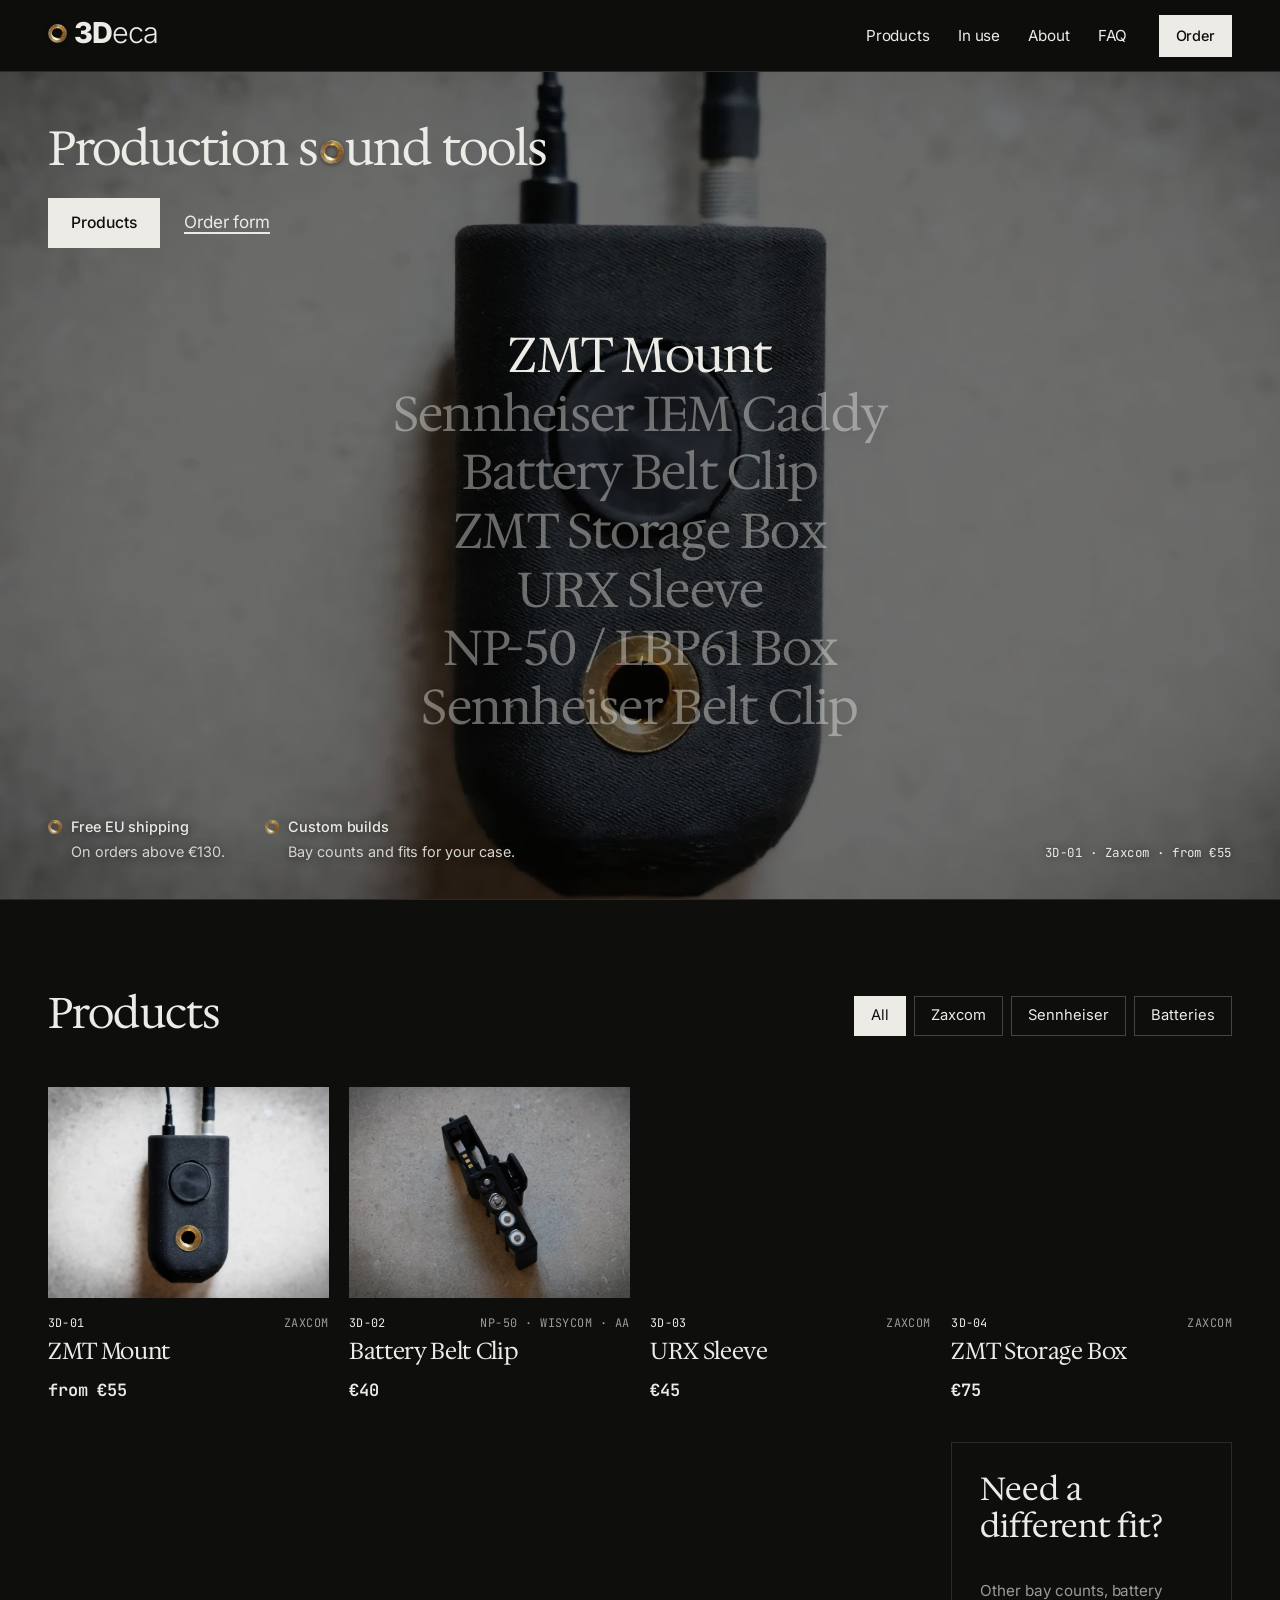
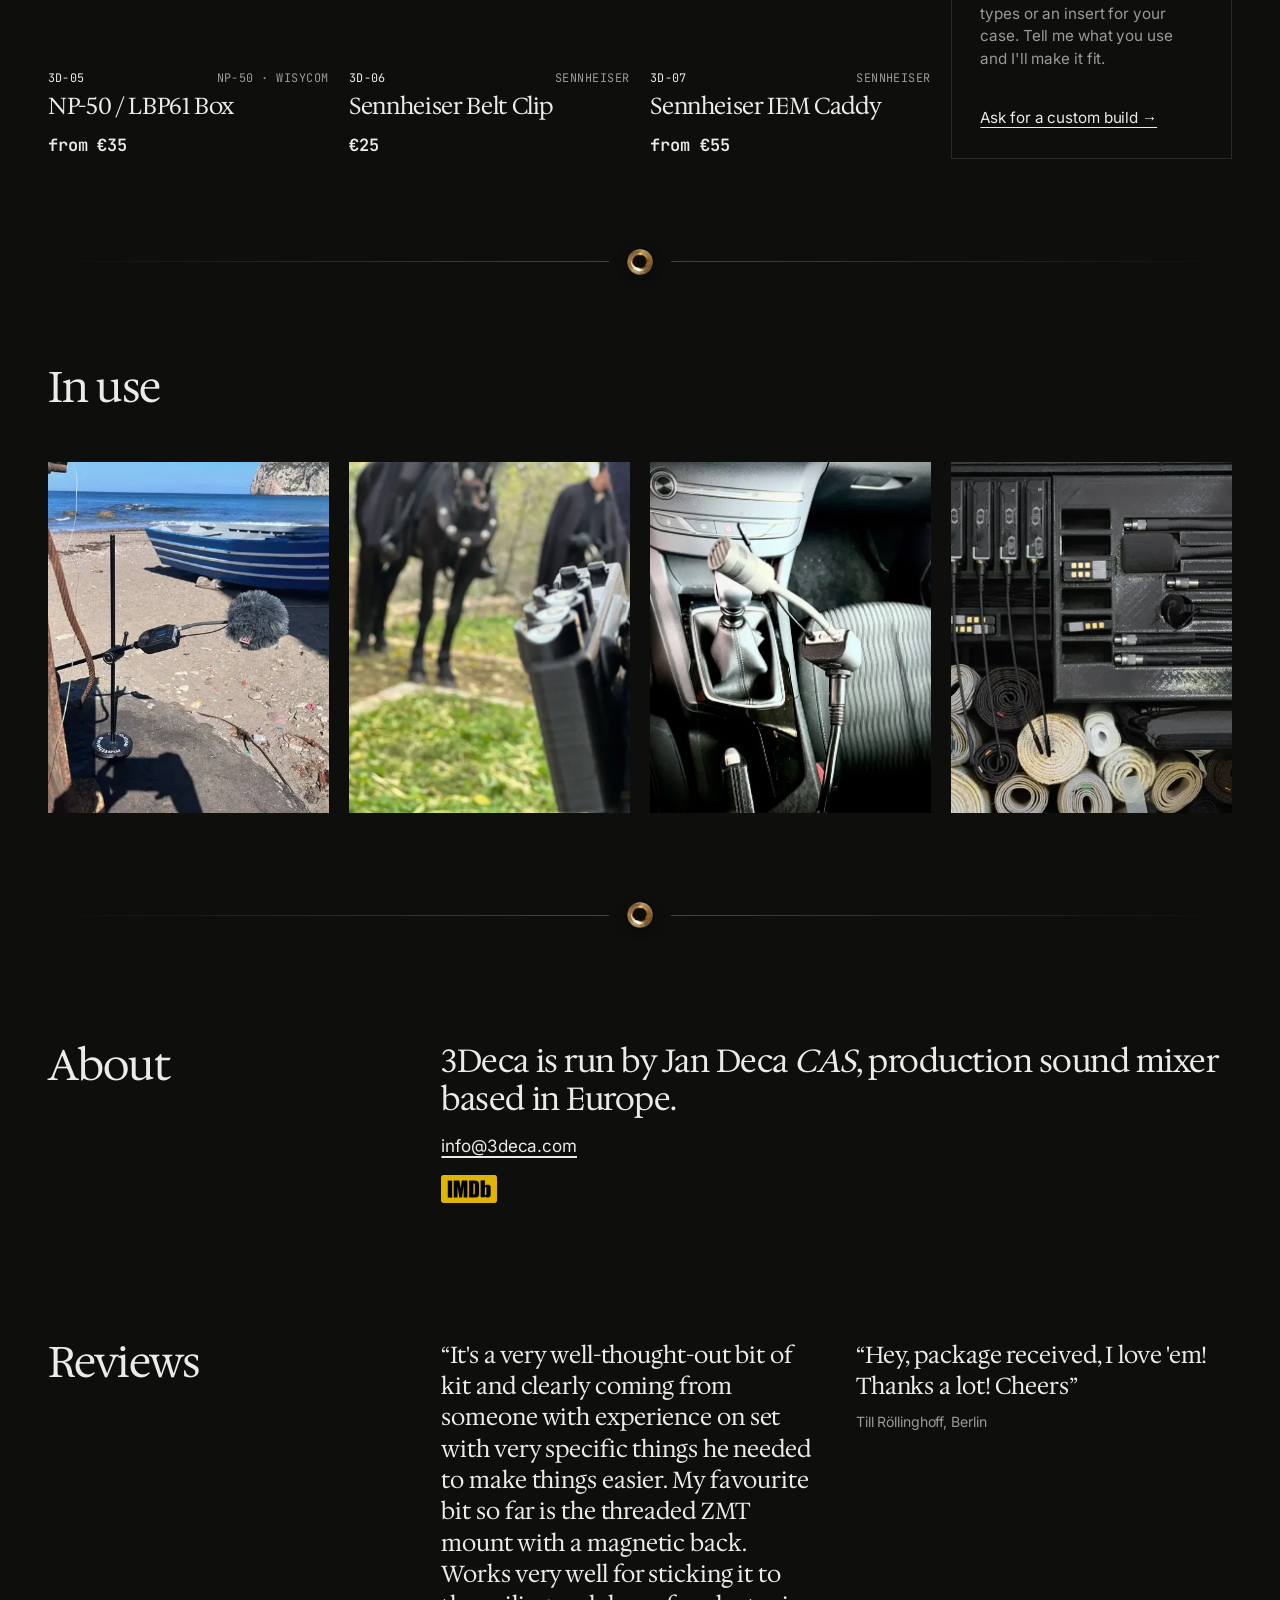
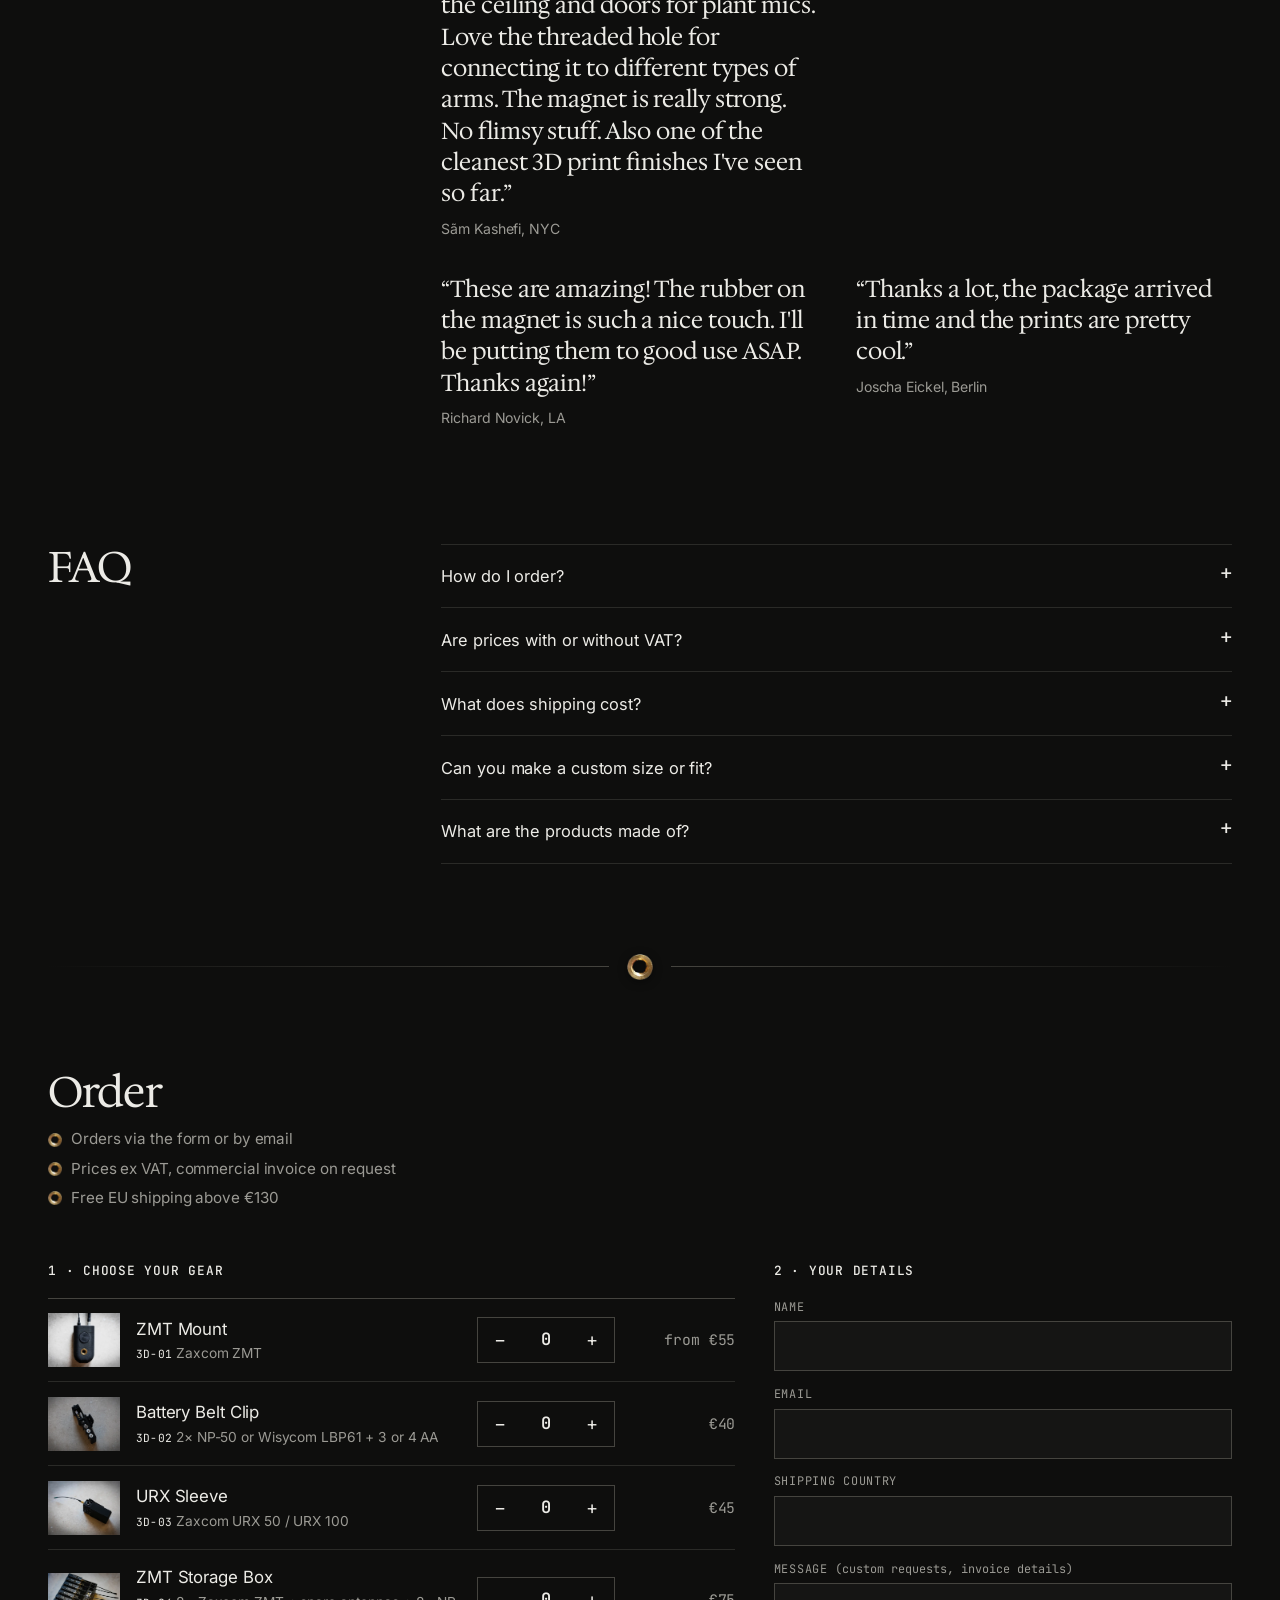
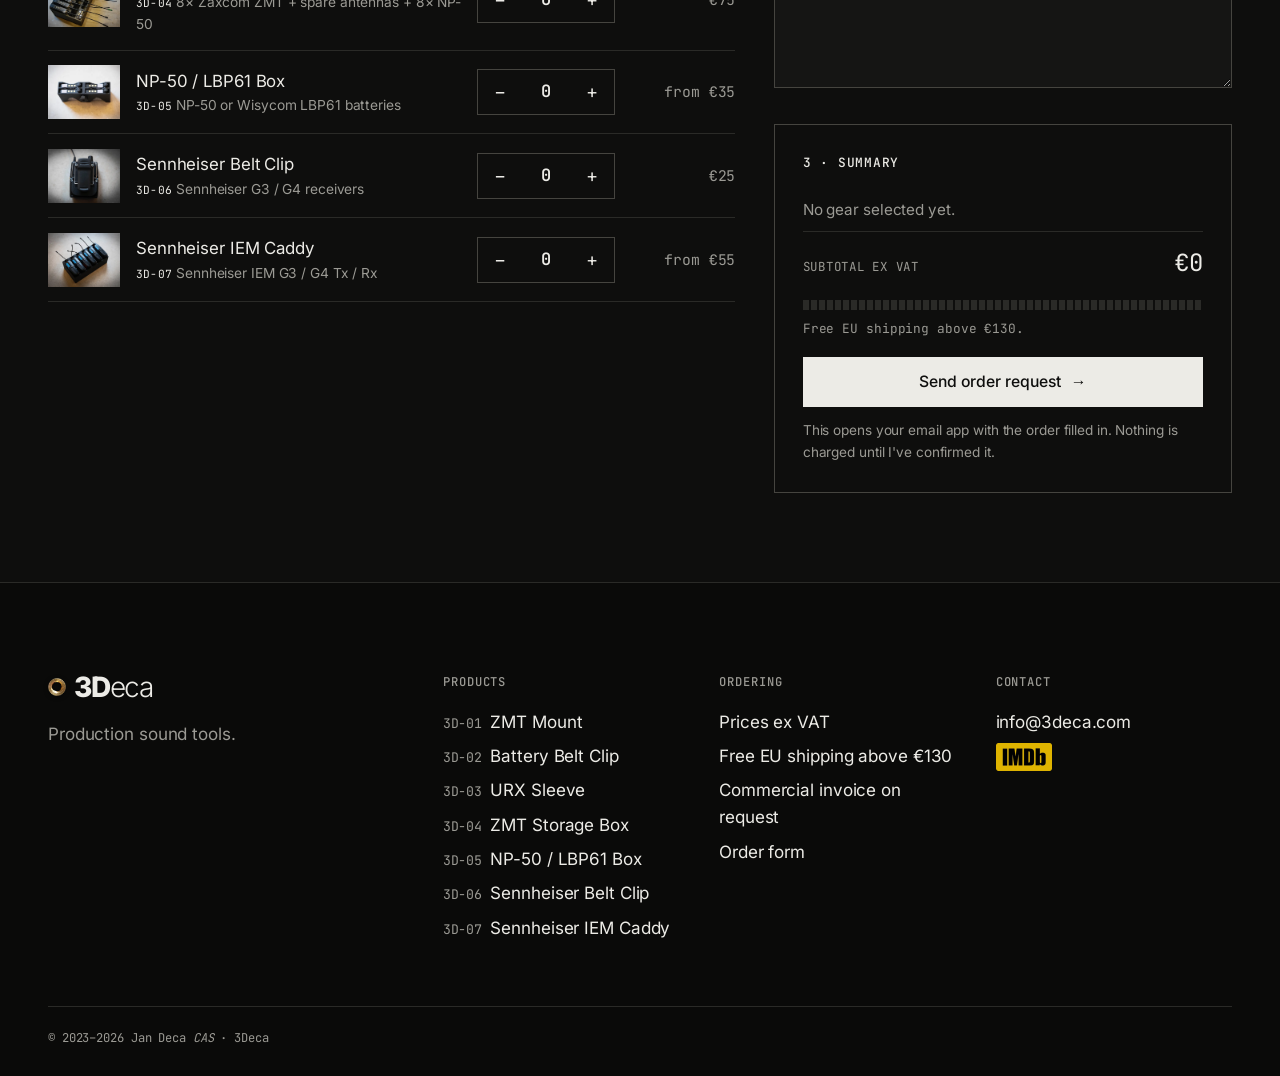
<file: public/index.html>
<!doctype html>
<html lang="en">
<head>
<meta charset="utf-8">
<meta name="viewport" content="width=device-width, initial-scale=1">
<title>3Deca · Production sound tools</title>
<meta name="description" content="Production sound tools: mounts, belt clips and storage for Zaxcom, Sennheiser and Wisycom wireless systems.">
<link rel="canonical" href="https://www.3deca.com/">
<meta name="theme-color" content="#0e0e0d">
<meta name="color-scheme" content="dark">
<meta property="og:type" content="website">
<meta property="og:site_name" content="3Deca">
<meta property="og:title" content="3Deca · Production sound tools">
<meta property="og:description" content="Production sound tools: mounts, belt clips and storage for Zaxcom, Sennheiser and Wisycom wireless systems.">
<meta property="og:url" content="https://www.3deca.com/">
<meta property="og:image" content="https://www.3deca.com/img/og-image.jpg">
<meta name="twitter:card" content="summary_large_image">
<link rel="icon" href="favicon.svg" type="image/svg+xml">
<link rel="apple-touch-icon" href="apple-touch-icon.png">
<link rel="preload" href="fonts/inter-var.woff2" as="font" type="font/woff2" crossorigin>
<link rel="preload" href="fonts/hedvig-letters-serif-400.woff2" as="font" type="font/woff2" crossorigin>
<link rel="stylesheet" href="css/style.css?v=d60f2528">
<script>document.documentElement.classList.add("js")</script>
<script src="js/main.js?v=865bee1d" defer></script>
<script type="application/ld+json">{"@context": "https://schema.org", "@type": "Organization", "name": "3Deca", "url": "https://www.3deca.com", "email": "info@3deca.com", "founder": {"@type": "Person", "name": "Jan Deca CAS", "sameAs": "https://www.imdb.me/jandeca"}, "description": "Production sound tools: mounts, belt clips and storage for Zaxcom, Sennheiser and Wisycom wireless systems."}</script>
</head>
<body class="page-home">
<a class="skip-link" href="#main">Skip to content</a>
<header class="site-header" data-header>
  <div class="header-inner">
    <a class="brand" href="./" aria-label="3Deca, home"><span class="wm" aria-hidden="true"><span class="wm-mark"></span><span class="wm-3d">3D</span><span class="wm-eca">eca</span></span></a>
    <nav class="site-nav" id="site-nav" aria-label="Main">
      <ul><li><a href="./#products">Products</a></li><li><a href="./#in-use">In use</a></li><li><a href="./#about">About</a></li><li><a href="./#faq">FAQ</a></li></ul>
    </nav>
    <a class="btn btn-ink btn-sm header-cta" href="./#order">
      Order<span class="order-count" data-order-count hidden></span>
    </a>
    <button class="nav-toggle" type="button" aria-expanded="false" aria-controls="site-nav" data-nav-toggle>
      <span class="sr-only">Menu</span><span class="nav-toggle-bars" aria-hidden="true"></span>
    </button>
  </div>
</header>
<main id="main">
  <section class="hero" aria-labelledby="hero-title" data-hero>
    <div class="hero-stage" aria-hidden="true"><img class="stage-photo is-on" data-hero-photo="zmt-mount" src="img/zmt-mount/c-1600.webp" srcset="img/zmt-mount/c-720.webp 720w, img/zmt-mount/c-1600.webp 1600w" sizes="100vw" width="1600" height="1200" alt="" fetchpriority="high" decoding="async"><img class="stage-photo" data-hero-photo="sennheiser-caddy" src="img/sennheiser-caddy/c-1600.webp" srcset="img/sennheiser-caddy/c-720.webp 720w, img/sennheiser-caddy/c-1600.webp 1600w" sizes="100vw" width="1600" height="1200" alt="" loading="lazy" decoding="async"><img class="stage-photo" data-hero-photo="batterybeltclip" src="img/batterybeltclip/c-1600.webp" srcset="img/batterybeltclip/c-720.webp 720w, img/batterybeltclip/c-1600.webp 1600w" sizes="100vw" width="1600" height="1200" alt="" loading="lazy" decoding="async"><img class="stage-photo" data-hero-photo="zmtstoragebox" src="img/zmtstoragebox/c-1600.webp" srcset="img/zmtstoragebox/c-720.webp 720w, img/zmtstoragebox/c-1600.webp 1600w" sizes="100vw" width="1600" height="1200" alt="" loading="lazy" decoding="async"><img class="stage-photo" data-hero-photo="urxbeltclip" src="img/urxbeltclip/c-1600.webp" srcset="img/urxbeltclip/c-720.webp 720w, img/urxbeltclip/c-1600.webp 1600w" sizes="100vw" width="1600" height="1200" alt="" loading="lazy" decoding="async"><img class="stage-photo" data-hero-photo="np50box" src="img/np50box/c-1600.webp" srcset="img/np50box/c-720.webp 720w, img/np50box/c-1600.webp 1600w" sizes="100vw" width="1600" height="1200" alt="" loading="lazy" decoding="async"><img class="stage-photo" data-hero-photo="sennheiserbeltclip" src="img/sennheiserbeltclip/c-1600.webp" srcset="img/sennheiserbeltclip/c-720.webp 720w, img/sennheiserbeltclip/c-1600.webp 1600w" sizes="100vw" width="1600" height="1200" alt="" loading="lazy" decoding="async"></div>
    <div class="hero-shade" aria-hidden="true"></div>
    <div class="container hero-top">
      <div class="hero-text">
        <h1 id="hero-title" class="hero-title">Production s<span class="o-ring">o</span>und tools</h1>
        <div class="hero-actions">
          <a class="btn btn-ink" href="#products">Products</a>
          <a class="text-link" href="#order">Order form</a>
        </div>
      </div>
    </div>
    <nav class="hero-nav" aria-label="Products">
      <ul class="hero-list" role="list"><li><a class="hero-item is-on" href="zmt-mount/" data-hero-item="zmt-mount" data-hero-meta="3D-01 · Zaxcom · from €55">ZMT Mount</a></li><li><a class="hero-item" href="sennheiser-caddy/" data-hero-item="sennheiser-caddy" data-hero-meta="3D-07 · Sennheiser · from €55">Sennheiser IEM Caddy</a></li><li><a class="hero-item" href="batterybeltclip/" data-hero-item="batterybeltclip" data-hero-meta="3D-02 · NP-50 · Wisycom · AA · €40">Battery Belt Clip</a></li><li><a class="hero-item" href="zmtstoragebox/" data-hero-item="zmtstoragebox" data-hero-meta="3D-04 · Zaxcom · €75">ZMT Storage Box</a></li><li><a class="hero-item" href="urxbeltclip/" data-hero-item="urxbeltclip" data-hero-meta="3D-03 · Zaxcom · €45">URX Sleeve</a></li><li><a class="hero-item" href="np50box/" data-hero-item="np50box" data-hero-meta="3D-05 · NP-50 · Wisycom · from €35">NP-50 / LBP61 Box</a></li><li><a class="hero-item" href="sennheiserbeltclip/" data-hero-item="sennheiserbeltclip" data-hero-meta="3D-06 · Sennheiser · €25">Sennheiser Belt Clip</a></li></ul>
    </nav>
    <div class="container hero-bottom">
      <ul class="facts" role="list"><li class="fact"><span class="fact-title">Free EU shipping</span><span class="fact-text">On orders above €130.</span></li><li class="fact"><span class="fact-title">Custom builds</span><span class="fact-text">Bay counts and fits for your case.</span></li></ul>
      <p class="hero-meta" data-hero-meta-out aria-hidden="true">3D-01 · Zaxcom · from €55</p>
    </div>
  </section>

  <section class="section shop" id="products" aria-labelledby="shop-title">
    <div class="container">
      <div class="section-bar">
        <h2 id="shop-title" class="section-title section-title-lg">Products</h2>
        <div class="filters" role="group" aria-label="Filter by system"><button type="button" class="chip" aria-pressed="true" data-filter="all">All</button><button type="button" class="chip" aria-pressed="false" data-filter="Zaxcom">Zaxcom</button><button type="button" class="chip" aria-pressed="false" data-filter="Sennheiser">Sennheiser</button><button type="button" class="chip" aria-pressed="false" data-filter="Batteries">Batteries</button></div>
      </div>
      <p class="sr-only" aria-live="polite" data-filter-status></p>
      <ul class="cards" role="list" data-cards>
        <li class="card" data-system="Zaxcom">
        <a class="card-link" href="zmt-mount/">
          <span class="card-media">
            <img class="card-img" src="img/zmt-mount/c-1600.webp" srcset="img/zmt-mount/c-720.webp 720w, img/zmt-mount/c-1600.webp 1600w" sizes="(min-width: 1100px) 25vw, (min-width: 560px) 50vw, 100vw" width="1600" height="1200" alt="Back of the ZMT mount: the round rubber-coated magnet and a brass 3/8 inch thread." loading="lazy" decoding="async">
            <img class="card-img card-img-alt" src="img/zmt-mount/02-1600.webp" srcset="img/zmt-mount/02-720.webp 720w, img/zmt-mount/02-1600.webp 1280w" sizes="(min-width: 1100px) 25vw, (min-width: 560px) 50vw, 100vw" width="1280" height="960" alt="" loading="lazy" decoding="async">
          </span>
          <span class="card-meta"><span class="code">3D-01</span><span>Zaxcom</span></span>
          <span class="card-title">ZMT Mount</span>
          <span class="card-price">from €55</span>
        </a>
      </li><li class="card" data-system="Batteries">
        <a class="card-link" href="batterybeltclip/">
          <span class="card-media">
            <img class="card-img" src="img/batterybeltclip/c-1600.webp" srcset="img/batterybeltclip/c-720.webp 720w, img/batterybeltclip/c-1600.webp 1600w" sizes="(min-width: 1100px) 25vw, (min-width: 560px) 50vw, 100vw" width="1600" height="1199" alt="The belt clip from above on concrete, showing the AA and NP-50 slots." loading="lazy" decoding="async">
            <img class="card-img card-img-alt" src="img/batterybeltclip/02-1600.webp" srcset="img/batterybeltclip/02-720.webp 591w, img/batterybeltclip/02-1600.webp 1314w" sizes="(min-width: 1100px) 25vw, (min-width: 560px) 50vw, 100vw" width="1314" height="1600" alt="" loading="lazy" decoding="async">
          </span>
          <span class="card-meta"><span class="code">3D-02</span><span>NP-50 · Wisycom · AA</span></span>
          <span class="card-title">Battery Belt Clip</span>
          <span class="card-price">€40</span>
        </a>
      </li><li class="card" data-system="Zaxcom">
        <a class="card-link" href="urxbeltclip/">
          <span class="card-media">
            <img class="card-img" src="img/urxbeltclip/c-1600.webp" srcset="img/urxbeltclip/c-720.webp 720w, img/urxbeltclip/c-1600.webp 1600w" sizes="(min-width: 1100px) 25vw, (min-width: 560px) 50vw, 100vw" width="1600" height="1200" alt="A Zaxcom URX receiver in its black sleeve on concrete, antenna attached." loading="lazy" decoding="async">
            <img class="card-img card-img-alt" src="img/urxbeltclip/02-1600.webp" srcset="img/urxbeltclip/02-720.webp 720w, img/urxbeltclip/02-1600.webp 1600w" sizes="(min-width: 1100px) 25vw, (min-width: 560px) 50vw, 100vw" width="1600" height="1577" alt="" loading="lazy" decoding="async">
          </span>
          <span class="card-meta"><span class="code">3D-03</span><span>Zaxcom</span></span>
          <span class="card-title">URX Sleeve</span>
          <span class="card-price">€45</span>
        </a>
      </li><li class="card" data-system="Zaxcom">
        <a class="card-link" href="zmtstoragebox/">
          <span class="card-media">
            <img class="card-img" src="img/zmtstoragebox/c-1600.webp" srcset="img/zmtstoragebox/c-720.webp 720w, img/zmtstoragebox/c-1600.webp 1600w" sizes="(min-width: 1100px) 25vw, (min-width: 560px) 50vw, 100vw" width="1600" height="1200" alt="The storage box with eight transmitters and batteries on concrete." loading="lazy" decoding="async">
            <img class="card-img card-img-alt" src="img/zmtstoragebox/01-1600.webp" srcset="img/zmtstoragebox/01-720.webp 720w, img/zmtstoragebox/01-1600.webp 1600w" sizes="(min-width: 1100px) 25vw, (min-width: 560px) 50vw, 100vw" width="1600" height="1067" alt="" loading="lazy" decoding="async">
          </span>
          <span class="card-meta"><span class="code">3D-04</span><span>Zaxcom</span></span>
          <span class="card-title">ZMT Storage Box</span>
          <span class="card-price">€75</span>
        </a>
      </li><li class="card" data-system="Batteries">
        <a class="card-link" href="np50box/">
          <span class="card-media">
            <img class="card-img" src="img/np50box/c-1600.webp" srcset="img/np50box/c-720.webp 720w, img/np50box/c-1600.webp 1600w" sizes="(min-width: 1100px) 25vw, (min-width: 560px) 50vw, 100vw" width="1600" height="1200" alt="The caddy from the front with batteries, showing the side pouch fitting." loading="lazy" decoding="async">
            <img class="card-img card-img-alt" src="img/np50box/04-1600.webp" srcset="img/np50box/04-720.webp 720w, img/np50box/04-1600.webp 1600w" sizes="(min-width: 1100px) 25vw, (min-width: 560px) 50vw, 100vw" width="1600" height="1580" alt="" loading="lazy" decoding="async">
          </span>
          <span class="card-meta"><span class="code">3D-05</span><span>NP-50 · Wisycom</span></span>
          <span class="card-title">NP-50 / LBP61 Box</span>
          <span class="card-price">from €35</span>
        </a>
      </li><li class="card" data-system="Sennheiser">
        <a class="card-link" href="sennheiserbeltclip/">
          <span class="card-media">
            <img class="card-img" src="img/sennheiserbeltclip/c-1600.webp" srcset="img/sennheiserbeltclip/c-720.webp 720w, img/sennheiserbeltclip/c-1600.webp 1600w" sizes="(min-width: 1100px) 25vw, (min-width: 560px) 50vw, 100vw" width="1600" height="1200" alt="Back of the receiver with the clip and the original Sennheiser clip mounted." loading="lazy" decoding="async">
            <img class="card-img card-img-alt" src="img/sennheiserbeltclip/02-1600.webp" srcset="img/sennheiserbeltclip/02-720.webp 720w, img/sennheiserbeltclip/02-1600.webp 1600w" sizes="(min-width: 1100px) 25vw, (min-width: 560px) 50vw, 100vw" width="1600" height="1067" alt="" loading="lazy" decoding="async">
          </span>
          <span class="card-meta"><span class="code">3D-06</span><span>Sennheiser</span></span>
          <span class="card-title">Sennheiser Belt Clip</span>
          <span class="card-price">€25</span>
        </a>
      </li><li class="card" data-system="Sennheiser">
        <a class="card-link" href="sennheiser-caddy/">
          <span class="card-media">
            <img class="card-img" src="img/sennheiser-caddy/c-1600.webp" srcset="img/sennheiser-caddy/c-720.webp 720w, img/sennheiser-caddy/c-1600.webp 1600w" sizes="(min-width: 1100px) 25vw, (min-width: 560px) 50vw, 100vw" width="1600" height="1200" alt="Six Sennheiser G4 receivers standing in a black caddy on concrete." loading="lazy" decoding="async">
            <img class="card-img card-img-alt" src="img/sennheiser-caddy/02-1600.webp" srcset="img/sennheiser-caddy/02-720.webp 720w, img/sennheiser-caddy/02-1600.webp 1600w" sizes="(min-width: 1100px) 25vw, (min-width: 560px) 50vw, 100vw" width="1600" height="1067" alt="" loading="lazy" decoding="async">
          </span>
          <span class="card-meta"><span class="code">3D-07</span><span>Sennheiser</span></span>
          <span class="card-title">Sennheiser IEM Caddy</span>
          <span class="card-price">from €55</span>
        </a>
      </li><li class="card card-custom" data-system="all">
        <a class="card-link" href="mailto:info@3deca.com?subject=Custom%20build%20request">
          <span class="custom-title">Need a different fit?</span>
          <span class="custom-text">Other bay counts, battery types or an insert for your case. Tell me what you use and I&#x27;ll make it fit.</span>
          <span class="custom-cta">Ask for a custom build <span aria-hidden="true">→</span></span>
        </a>
      </li>
      </ul>
    </div>
  </section>

  <div class="container"><div class="rule" aria-hidden="true"><span class="rule-ring"></span></div></div>
  <section class="section in-use" id="in-use" aria-labelledby="use-title">
    <div class="container">
      <div class="section-bar">
        <h2 id="use-title" class="section-title">In use</h2>
      </div>
      <ul class="uses" role="list"><li class="use">
          <a class="use-media" href="zmt-mount/"><img src="img/zmt-mount/02-1600.webp" srcset="img/zmt-mount/02-720.webp 720w, img/zmt-mount/02-1600.webp 1280w" sizes="(min-width: 900px) 25vw, 50vw" width="1280" height="960" alt="On location: a plant mic with a furry windshield rigged on a stand on a beach, next to a blue fishing boat." loading="lazy" decoding="async"></a>
        </li><li class="use">
          <a class="use-media" href="batterybeltclip/"><img src="img/batterybeltclip/02-1600.webp" srcset="img/batterybeltclip/02-720.webp 591w, img/batterybeltclip/02-1600.webp 1314w" sizes="(min-width: 900px) 25vw, 50vw" width="1314" height="1600" alt="The belt clip worn on set, with a black horse and a costumed actor in the background." loading="lazy" decoding="async"></a>
        </li><li class="use">
          <a class="use-media" href="zmt-mount/"><img src="img/zmt-mount/07-1600.webp" srcset="img/zmt-mount/07-720.webp 687w, img/zmt-mount/07-1600.webp 1527w" sizes="(min-width: 900px) 25vw, 50vw" width="1527" height="1600" alt="The mount used as a car rig: a mic positioned next to the gear stick inside a car." loading="lazy" decoding="async"></a>
        </li><li class="use">
          <a class="use-media" href="zmtstoragebox/"><img src="img/zmtstoragebox/05-1600.webp" srcset="img/zmtstoragebox/05-720.webp 720w, img/zmtstoragebox/05-1600.webp 1600w" sizes="(min-width: 900px) 25vw, 50vw" width="1600" height="1067" alt="A custom storage insert in a sound case: transmitters, mics and coiled cables in fitted bays." loading="lazy" decoding="async"></a>
        </li></ul>
    </div>
  </section>

  <div class="container"><div class="rule" aria-hidden="true"><span class="rule-ring"></span></div></div>
  <section class="section about" id="about" aria-labelledby="about-title">
    <div class="container split">
      <h2 id="about-title" class="section-title">About</h2>
      <div class="about-copy">
        <p>3Deca is run by Jan Deca <em>CAS</em>, production sound mixer based in Europe.</p>
        <p><a class="text-link" href="mailto:info@3deca.com">info@3deca.com</a></p>
        <p><a class="imdb" href="https://www.imdb.me/jandeca" rel="noopener"><img src="img/imdb.png" width="56" height="28" alt="Jan Deca CAS on IMDb"></a></p>
      </div>
    </div>
  </section>

  <section class="section reviews" id="reviews" aria-labelledby="reviews-title">
    <div class="container split">
      <h2 id="reviews-title" class="section-title">Reviews</h2>
      <ul class="reviews-grid" role="list"><li><figure class="review">
            <blockquote><p>It&#x27;s a very well-thought-out bit of kit and clearly coming from someone with experience on set with very specific things he needed to make things easier. My favourite bit so far is the threaded ZMT mount with a magnetic back. Works very well for sticking it to the ceiling and doors for plant mics. Love the threaded hole for connecting it to different types of arms. The magnet is really strong. No flimsy stuff. Also one of the cleanest 3D print finishes I&#x27;ve seen so far.</p></blockquote>
            <figcaption>Sãm Kashefi, NYC</figcaption>
          </figure></li><li><figure class="review">
            <blockquote><p>Hey, package received, I love &#x27;em! Thanks a lot! Cheers</p></blockquote>
            <figcaption>Till Röllinghoff, Berlin</figcaption>
          </figure></li><li><figure class="review">
            <blockquote><p>These are amazing! The rubber on the magnet is such a nice touch. I&#x27;ll be putting them to good use ASAP. Thanks again!</p></blockquote>
            <figcaption>Richard Novick, LA</figcaption>
          </figure></li><li><figure class="review">
            <blockquote><p>Thanks a lot, the package arrived in time and the prints are pretty cool.</p></blockquote>
            <figcaption>Joscha Eickel, Berlin</figcaption>
          </figure></li></ul>
    </div>
  </section>

  <section class="section faq" id="faq" aria-labelledby="faq-title">
    <div class="container split">
      <h2 id="faq-title" class="section-title">FAQ</h2>
      <div class="faq-list"><details class="faq-item"><summary>How do I order?</summary><p>Use the order form on this site or email info@3deca.com. I&#x27;ll confirm your order and send payment details.</p></details><details class="faq-item"><summary>Are prices with or without VAT?</summary><p>All prices are ex VAT. Contact me if you need a commercial invoice.</p></details><details class="faq-item"><summary>What does shipping cost?</summary><p>Shipping within the EU is free on orders above €130. For smaller orders or shipping outside the EU, ask and I&#x27;ll let you know.</p></details><details class="faq-item"><summary>Can you make a custom size or fit?</summary><p>Yes. Storage boxes and caddies come in different bay counts, and I can make inserts for your case. Send me your setup.</p></details><details class="faq-item"><summary>What are the products made of?</summary><p>Carbon / nylon. The Euronorm case support for the Sennheiser caddy is made of ABS.</p></details></div>
    </div>
  </section>

  <div class="container"><div class="rule" aria-hidden="true"><span class="rule-ring"></span></div></div>
  <section class="section order" id="order" aria-labelledby="order-title">
    <div class="container">
      <div class="section-bar">
        <h2 id="order-title" class="section-title">Order</h2>
        <ul class="order-points" role="list"><li>Orders via the form or by email</li><li>Prices ex VAT, commercial invoice on request</li><li>Free EU shipping above €130</li></ul>
      </div>

      <form class="order-form" id="order-form" action="mailto:info@3deca.com" method="post" enctype="text/plain" data-order-form>
        <fieldset class="order-items">
          <legend class="order-legend">1 · Choose your gear</legend>
          <ul class="order-list" role="list"><li class="order-row" data-product="zmt-mount">
          <div class="order-row-main">
            <span class="order-thumb" aria-hidden="true"><img src="img/zmt-mount/c-720.webp" alt="" width="72" height="54" loading="lazy"></span>
            <div class="order-row-text">
              <span class="order-name" id="on-zmt-mount">ZMT Mount</span>
              <span class="order-fits"><span class="code">3D-01</span> Zaxcom ZMT</span>
            </div>
            <div class="stepper" role="group" aria-labelledby="on-zmt-mount">
              <button type="button" class="step" data-step="-1" aria-label="One less ZMT Mount">−</button>
              <input type="number" name="zmt-mount-qty" min="0" max="50" value="0" inputmode="numeric" aria-label="Quantity, ZMT Mount" data-qty>
              <button type="button" class="step" data-step="1" aria-label="One more ZMT Mount">+</button>
            </div>
            <span class="order-line-price" data-line-price aria-hidden="true">from €55</span>
          </div>
          <div class="order-row-opts"><label class="field field-inline">
              <span class="field-label">Version</span>
              <select name="zmt-mount-o0" data-opt="0"><option value="0">With magnet · €65</option><option value="1">Without magnet · €55</option></select>
            </label></div>
        </li><li class="order-row" data-product="batterybeltclip">
          <div class="order-row-main">
            <span class="order-thumb" aria-hidden="true"><img src="img/batterybeltclip/c-720.webp" alt="" width="72" height="54" loading="lazy"></span>
            <div class="order-row-text">
              <span class="order-name" id="on-batterybeltclip">Battery Belt Clip</span>
              <span class="order-fits"><span class="code">3D-02</span> 2× NP-50 or Wisycom LBP61 + 3 or 4 AA</span>
            </div>
            <div class="stepper" role="group" aria-labelledby="on-batterybeltclip">
              <button type="button" class="step" data-step="-1" aria-label="One less Battery Belt Clip">−</button>
              <input type="number" name="batterybeltclip-qty" min="0" max="50" value="0" inputmode="numeric" aria-label="Quantity, Battery Belt Clip" data-qty>
              <button type="button" class="step" data-step="1" aria-label="One more Battery Belt Clip">+</button>
            </div>
            <span class="order-line-price" data-line-price aria-hidden="true">€40</span>
          </div>
          <div class="order-row-opts"><label class="field field-inline">
              <span class="field-label">Battery type</span>
              <select name="batterybeltclip-o0" data-opt="0"><option value="0">NP-50</option><option value="1">Wisycom LBP61</option></select>
            </label><label class="field field-inline">
              <span class="field-label">AA slots</span>
              <select name="batterybeltclip-o1" data-opt="1"><option value="0">4× AA</option><option value="1">3× AA</option></select>
            </label></div>
        </li><li class="order-row" data-product="urxbeltclip">
          <div class="order-row-main">
            <span class="order-thumb" aria-hidden="true"><img src="img/urxbeltclip/c-720.webp" alt="" width="72" height="54" loading="lazy"></span>
            <div class="order-row-text">
              <span class="order-name" id="on-urxbeltclip">URX Sleeve</span>
              <span class="order-fits"><span class="code">3D-03</span> Zaxcom URX 50 / URX 100</span>
            </div>
            <div class="stepper" role="group" aria-labelledby="on-urxbeltclip">
              <button type="button" class="step" data-step="-1" aria-label="One less URX Sleeve">−</button>
              <input type="number" name="urxbeltclip-qty" min="0" max="50" value="0" inputmode="numeric" aria-label="Quantity, URX Sleeve" data-qty>
              <button type="button" class="step" data-step="1" aria-label="One more URX Sleeve">+</button>
            </div>
            <span class="order-line-price" data-line-price aria-hidden="true">€45</span>
          </div>
          <div class="order-row-opts"><label class="field field-inline">
              <span class="field-label">Receiver</span>
              <select name="urxbeltclip-o0" data-opt="0"><option value="0">URX 100</option><option value="1">URX 50</option></select>
            </label></div>
        </li><li class="order-row" data-product="zmtstoragebox">
          <div class="order-row-main">
            <span class="order-thumb" aria-hidden="true"><img src="img/zmtstoragebox/c-720.webp" alt="" width="72" height="54" loading="lazy"></span>
            <div class="order-row-text">
              <span class="order-name" id="on-zmtstoragebox">ZMT Storage Box</span>
              <span class="order-fits"><span class="code">3D-04</span> 8× Zaxcom ZMT + spare antennas + 8× NP-50</span>
            </div>
            <div class="stepper" role="group" aria-labelledby="on-zmtstoragebox">
              <button type="button" class="step" data-step="-1" aria-label="One less ZMT Storage Box">−</button>
              <input type="number" name="zmtstoragebox-qty" min="0" max="50" value="0" inputmode="numeric" aria-label="Quantity, ZMT Storage Box" data-qty>
              <button type="button" class="step" data-step="1" aria-label="One more ZMT Storage Box">+</button>
            </div>
            <span class="order-line-price" data-line-price aria-hidden="true">€75</span>
          </div>
          <div class="order-row-opts"><label class="field field-inline">
              <span class="field-label">Size</span>
              <select name="zmtstoragebox-o0" data-opt="0"><option value="0">Standard, 8 bays · €75</option><option value="1">Custom bay count (quote)</option></select>
            </label></div>
        </li><li class="order-row" data-product="np50box">
          <div class="order-row-main">
            <span class="order-thumb" aria-hidden="true"><img src="img/np50box/c-720.webp" alt="" width="72" height="54" loading="lazy"></span>
            <div class="order-row-text">
              <span class="order-name" id="on-np50box">NP-50 / LBP61 Box</span>
              <span class="order-fits"><span class="code">3D-05</span> NP-50 or Wisycom LBP61 batteries</span>
            </div>
            <div class="stepper" role="group" aria-labelledby="on-np50box">
              <button type="button" class="step" data-step="-1" aria-label="One less NP-50 / LBP61 Box">−</button>
              <input type="number" name="np50box-qty" min="0" max="50" value="0" inputmode="numeric" aria-label="Quantity, NP-50 / LBP61 Box" data-qty>
              <button type="button" class="step" data-step="1" aria-label="One more NP-50 / LBP61 Box">+</button>
            </div>
            <span class="order-line-price" data-line-price aria-hidden="true">from €35</span>
          </div>
          <div class="order-row-opts"><label class="field field-inline">
              <span class="field-label">Model</span>
              <select name="np50box-o0" data-opt="0"><option value="0">Battery holder · €40</option><option value="1">4-bay caddy, ORCA mount · €35</option></select>
            </label><label class="field field-inline">
              <span class="field-label">Battery</span>
              <select name="np50box-o1" data-opt="1"><option value="0">NP-50</option><option value="1">Wisycom LBP61</option></select>
            </label><label class="field field-inline">
              <span class="field-label">Colour</span>
              <select name="np50box-o2" data-opt="2"><option value="0">Black</option><option value="1">Red</option><option value="2">Green</option></select>
            </label></div>
        </li><li class="order-row" data-product="sennheiserbeltclip">
          <div class="order-row-main">
            <span class="order-thumb" aria-hidden="true"><img src="img/sennheiserbeltclip/c-720.webp" alt="" width="72" height="54" loading="lazy"></span>
            <div class="order-row-text">
              <span class="order-name" id="on-sennheiserbeltclip">Sennheiser Belt Clip</span>
              <span class="order-fits"><span class="code">3D-06</span> Sennheiser G3 / G4 receivers</span>
            </div>
            <div class="stepper" role="group" aria-labelledby="on-sennheiserbeltclip">
              <button type="button" class="step" data-step="-1" aria-label="One less Sennheiser Belt Clip">−</button>
              <input type="number" name="sennheiserbeltclip-qty" min="0" max="50" value="0" inputmode="numeric" aria-label="Quantity, Sennheiser Belt Clip" data-qty>
              <button type="button" class="step" data-step="1" aria-label="One more Sennheiser Belt Clip">+</button>
            </div>
            <span class="order-line-price" data-line-price aria-hidden="true">€25</span>
          </div>
          
        </li><li class="order-row" data-product="sennheiser-caddy">
          <div class="order-row-main">
            <span class="order-thumb" aria-hidden="true"><img src="img/sennheiser-caddy/c-720.webp" alt="" width="72" height="54" loading="lazy"></span>
            <div class="order-row-text">
              <span class="order-name" id="on-sennheiser-caddy">Sennheiser IEM Caddy</span>
              <span class="order-fits"><span class="code">3D-07</span> Sennheiser IEM G3 / G4 Tx / Rx</span>
            </div>
            <div class="stepper" role="group" aria-labelledby="on-sennheiser-caddy">
              <button type="button" class="step" data-step="-1" aria-label="One less Sennheiser IEM Caddy">−</button>
              <input type="number" name="sennheiser-caddy-qty" min="0" max="50" value="0" inputmode="numeric" aria-label="Quantity, Sennheiser IEM Caddy" data-qty>
              <button type="button" class="step" data-step="1" aria-label="One more Sennheiser IEM Caddy">+</button>
            </div>
            <span class="order-line-price" data-line-price aria-hidden="true">from €55</span>
          </div>
          <div class="order-row-opts"><label class="field field-inline">
              <span class="field-label">Bays</span>
              <select name="sennheiser-caddy-o0" data-opt="0"><option value="0">Standard caddy · from €55</option><option value="1">Custom size / Euronorm fit (quote)</option></select>
            </label></div>
        </li></ul>
        </fieldset>

        <div class="order-side">
          <fieldset class="order-you">
            <legend class="order-legend">2 · Your details</legend>
            <label class="field"><span class="field-label">Name</span><input id="f-name" name="name" autocomplete="name" required></label>
            <label class="field"><span class="field-label">Email</span><input id="f-email" name="email" type="email" autocomplete="email" required></label>
            <label class="field"><span class="field-label">Shipping country</span><input id="f-country" name="country" autocomplete="country-name"></label>
            <label class="field"><span class="field-label">Message <span class="optional">(custom requests, invoice details)</span></span><textarea id="f-message" name="message" rows="3"></textarea></label>
          </fieldset>

          <div class="order-summary">
            <h3 class="order-legend">3 · Summary</h3>
            <ul class="summary-lines" data-summary role="list"><li class="summary-empty">No gear selected yet.</li></ul>
            <div class="summary-total"><span>Subtotal ex VAT</span><output data-total aria-live="polite">€0</output></div>
            <div class="ship" data-ship>
              <div class="ship-meter" role="meter" aria-valuemin="0" aria-valuemax="130" aria-valuenow="0" aria-label="Progress to free EU shipping" data-ship-meter>
                <span class="ship-fill" data-ship-fill></span>
              </div>
              <p class="ship-text" data-ship-text aria-live="polite">Free EU shipping above €130.</p>
            </div>
            <button class="btn btn-ink btn-block" type="submit">Send order request <span aria-hidden="true">→</span></button>
            <p class="order-fine">This opens your email app with the order filled in. Nothing is charged until I've confirmed it.</p>
            <div class="order-fallback" data-order-fallback hidden>
              <p>Email app didn't open? Copy your order and send it to <a href="mailto:info@3deca.com">info@3deca.com</a>.</p>
              <textarea readonly rows="8" data-order-text aria-label="Your order as text"></textarea>
              <button class="btn btn-line btn-sm" type="button" data-copy-order>Copy order</button>
            </div>
          </div>
        </div>
      </form>
    </div>
  </section>
</main>
<script type="application/json" id="order-data">{"email": "info@3deca.com", "threshold": 130, "products": {"zmt-mount": {"name": "ZMT Mount", "code": "3D-01", "price": 55, "from": true, "options": [{"label": "Version", "priced": true, "choices": [{"label": "With magnet", "price": 65, "checkout_url": ""}, {"label": "Without magnet", "price": 55, "checkout_url": ""}]}]}, "batterybeltclip": {"name": "Battery Belt Clip", "code": "3D-02", "price": 40, "from": false, "options": [{"label": "Battery type", "priced": false, "choices": [{"label": "NP-50"}, {"label": "Wisycom LBP61"}]}, {"label": "AA slots", "priced": false, "choices": [{"label": "4× AA"}, {"label": "3× AA"}]}]}, "urxbeltclip": {"name": "URX Sleeve", "code": "3D-03", "price": 45, "from": false, "options": [{"label": "Receiver", "priced": false, "choices": [{"label": "URX 100"}, {"label": "URX 50"}]}]}, "zmtstoragebox": {"name": "ZMT Storage Box", "code": "3D-04", "price": 75, "from": false, "options": [{"label": "Size", "priced": true, "choices": [{"label": "Standard, 8 bays", "price": 75, "checkout_url": ""}, {"label": "Custom bay count (quote)", "price": null}]}]}, "np50box": {"name": "NP-50 / LBP61 Box", "code": "3D-05", "price": 35, "from": true, "options": [{"label": "Model", "priced": true, "choices": [{"label": "Battery holder", "price": 40, "checkout_url": ""}, {"label": "4-bay caddy, ORCA mount", "price": 35, "checkout_url": ""}]}, {"label": "Battery", "priced": false, "choices": [{"label": "NP-50"}, {"label": "Wisycom LBP61"}]}, {"label": "Colour", "priced": false, "choices": [{"label": "Black"}, {"label": "Red"}, {"label": "Green"}]}]}, "sennheiserbeltclip": {"name": "Sennheiser Belt Clip", "code": "3D-06", "price": 25, "from": false, "options": []}, "sennheiser-caddy": {"name": "Sennheiser IEM Caddy", "code": "3D-07", "price": 55, "from": true, "options": [{"label": "Bays", "priced": true, "choices": [{"label": "Standard caddy", "price": 55, "from": true}, {"label": "Custom size / Euronorm fit (quote)", "price": null}]}]}}}</script>
<footer class="site-footer">
  <div class="container">
    <div class="footer-grid">
      <div class="footer-brand">
        <a class="footer-mark" href="./" aria-label="3Deca, home"><span class="wm" aria-hidden="true"><span class="wm-mark"></span><span class="wm-3d">3D</span><span class="wm-eca">eca</span></span></a>
        <p>Production sound tools.</p>
      </div>
      <div>
        <h2 class="footer-h">Products</h2>
        <ul class="footer-list"><li><a href="zmt-mount/"><span class="f-code">3D-01</span>ZMT Mount</a></li><li><a href="batterybeltclip/"><span class="f-code">3D-02</span>Battery Belt Clip</a></li><li><a href="urxbeltclip/"><span class="f-code">3D-03</span>URX Sleeve</a></li><li><a href="zmtstoragebox/"><span class="f-code">3D-04</span>ZMT Storage Box</a></li><li><a href="np50box/"><span class="f-code">3D-05</span>NP-50 / LBP61 Box</a></li><li><a href="sennheiserbeltclip/"><span class="f-code">3D-06</span>Sennheiser Belt Clip</a></li><li><a href="sennheiser-caddy/"><span class="f-code">3D-07</span>Sennheiser IEM Caddy</a></li></ul>
      </div>
      <div>
        <h2 class="footer-h">Ordering</h2>
        <ul class="footer-list">
          <li>Prices ex VAT</li>
          <li>Free EU shipping above €130</li>
          <li>Commercial invoice on request</li>
          <li><a href="./#order">Order form</a></li>
        </ul>
      </div>
      <div>
        <h2 class="footer-h">Contact</h2>
        <ul class="footer-list">
          <li><a href="mailto:info@3deca.com">info@3deca.com</a></li>
          <li><a class="imdb" href="https://www.imdb.me/jandeca" rel="noopener"><img src="img/imdb.png" width="56" height="28" alt="Jan Deca CAS on IMDb"></a></li>
        </ul>
      </div>
    </div>
    <div class="footer-bottom">
      <p>© 2023–2026 Jan Deca <em>CAS</em> · 3Deca</p>
    </div>
  </div>
</footer>
</body>
</html>
</file>
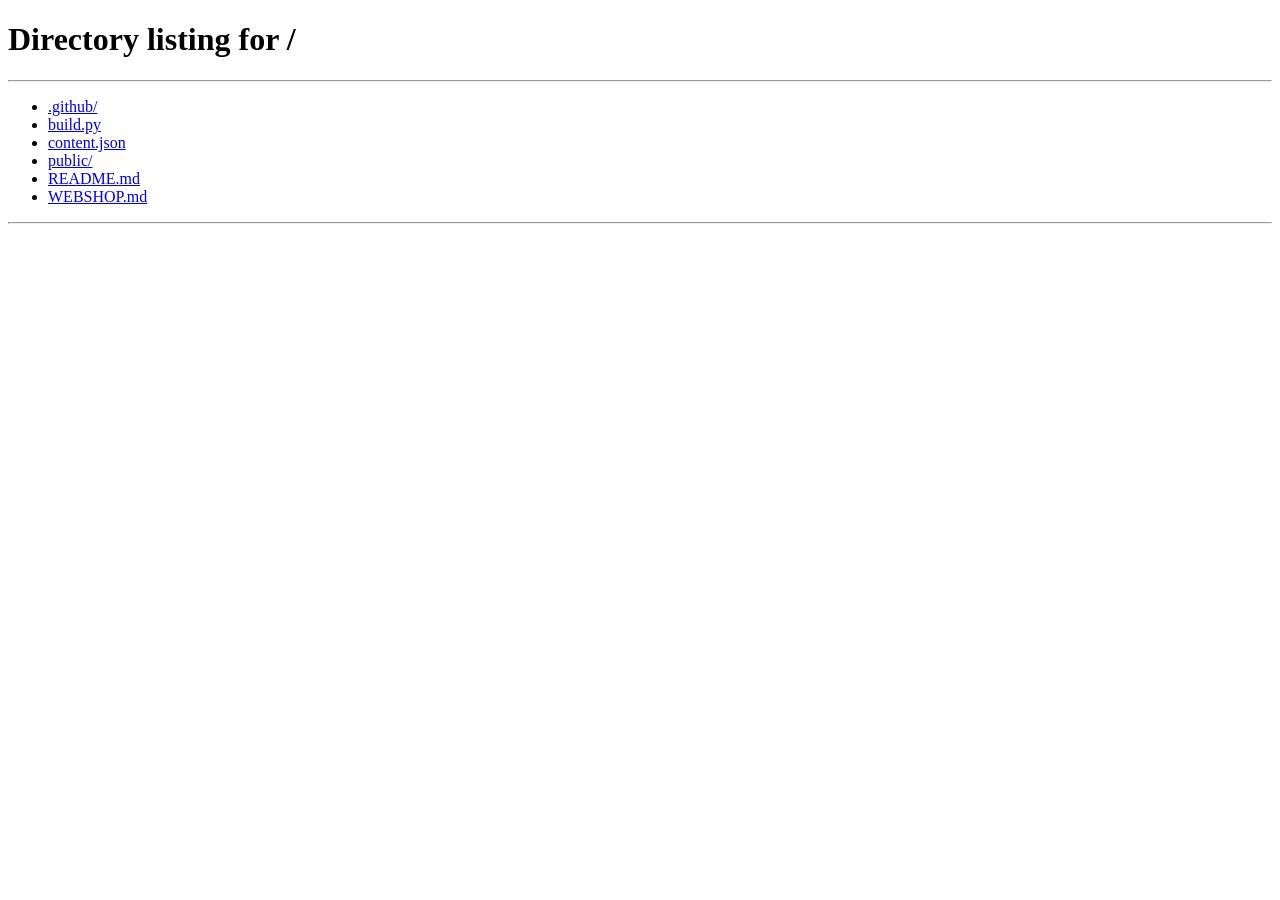
<file: public/en/index.html>
<!doctype html>
<html lang="en">
<head>
<meta charset="utf-8">
<title>3Deca</title>
<meta name="robots" content="noindex">
<link rel="canonical" href="https://www.3deca.com/">
<meta http-equiv="refresh" content="0; url=/">
</head>
<body><p><a href="/">3deca.com</a></p></body>
</html>
</file>
<file: public/css/style.css>
/* 3Deca — site styles
   Dark, minimal product catalogue: warm near-black page, light grotesk type,
   products lit from above. Studio shots fade into the page colour (#0e0e0d).
   Fonts: Inter + Hedvig Letters Serif + JetBrains Mono, self-hosted (SIL OFL). */

@font-face {
  font-family: "Archivo";
  src: url("../fonts/archivo-var.woff2") format("woff2-variations"), url("../fonts/archivo-var.woff2") format("woff2");
  font-weight: 100 900;
  font-stretch: 62% 125%;
  font-display: swap;
}
@font-face {
  font-family: "Inter";
  src: url("../fonts/inter-var.woff2") format("woff2-variations"), url("../fonts/inter-var.woff2") format("woff2");
  font-weight: 100 900;
  font-display: swap;
}
@font-face {
  font-family: "Hedvig Letters Serif";
  src: url("../fonts/hedvig-letters-serif-400.woff2") format("woff2");
  font-weight: 400;
  font-display: swap;
}
@font-face {
  font-family: "JetBrains Mono";
  src: url("../fonts/jetbrains-mono-var.woff2") format("woff2-variations"), url("../fonts/jetbrains-mono-var.woff2") format("woff2");
  font-weight: 100 800;
  font-display: swap;
}

:root {
  --bg: #0e0e0d;
  --paper: #131312;
  --tile: #0e0e0d;
  --photo: #1a1a19;
  --ink: #ecebe6;
  --ink-2: #9b9a94;
  --line: #2a2a27;
  --line-2: #45443f;
  --accent: #c9a65e;
  --brass: #c9a65e;
  --ring: url("../img/ring/ring-128.webp");
  --on-dark: #ecebe6;
  --on-dark-2: #9b9a94;

  --font: "Inter", "Helvetica Neue", Helvetica, Arial, sans-serif;
  --serif: "Hedvig Letters Serif", Georgia, "Times New Roman", serif;
  --ease-out: cubic-bezier(0.22, 1, 0.36, 1);
  --mono: "JetBrains Mono", ui-monospace, "SFMono-Regular", Menlo, Consolas, monospace;

  --gutter: clamp(16px, 4vw, 48px);
  --header-h: 72px;
  --ease: cubic-bezier(0.2, 0.7, 0.1, 1);
  color-scheme: dark;
}

*, *::before, *::after { box-sizing: border-box; }
html { -webkit-text-size-adjust: 100%; scroll-behavior: smooth; scroll-padding-top: calc(var(--header-h) + 12px); }
body {
  margin: 0;
  background: var(--bg);
  color: var(--ink);
  font-family: var(--font);
  font-size: clamp(1rem, 0.97rem + 0.15vw, 1.0625rem);
  line-height: 1.6;
  -webkit-font-smoothing: antialiased;
  -moz-osx-font-smoothing: grayscale;
  overflow-x: hidden;
}
img { display: block; max-width: 100%; height: auto; }
a { color: inherit; }
button, input, select, textarea { font: inherit; color: inherit; }
h1, h2, h3 { margin: 0; }
::selection { background: var(--ink); color: var(--bg); }
body { font-weight: 400; letter-spacing: -0.006em; }
:focus-visible { outline: 2px solid var(--ink); outline-offset: 3px; }
[hidden] { display: none !important; }

.sr-only { position: absolute !important; width: 1px; height: 1px; padding: 0; margin: -1px; overflow: hidden; clip: rect(0 0 0 0); white-space: nowrap; border: 0; }
.skip-link { position: absolute; left: 16px; top: -100px; z-index: 200; background: var(--ink); color: var(--bg); padding: 12px 18px; font-weight: 600; text-decoration: none; }
.skip-link:focus { top: 12px; }

.container { width: 100%; max-width: 1400px; margin-inline: auto; padding-inline: var(--gutter); }

/* ---------- type ---------- */
.eyebrow {
  display: flex; align-items: center; gap: 0.6rem;
  margin: 0 0 1.1rem;
  font-family: var(--mono); font-size: 0.78rem; letter-spacing: 0.08em; text-transform: uppercase; color: var(--ink-2);
}
.section-title {
  font-family: var(--serif); font-weight: 400; font-size: clamp(1.9rem, 1.4rem + 1.6vw, 2.8rem);
  line-height: 1.08; letter-spacing: -0.02em; text-wrap: balance;
}
.count { margin-left: 0.6rem; font-family: var(--mono); font-size: 0.8rem; font-weight: 400; letter-spacing: 0; color: var(--ink-2); }
.section-lead { max-width: 46ch; margin: 0; color: var(--ink-2); font-size: 1.08rem; }
.code { font-family: var(--mono); font-size: 0.82em; letter-spacing: 0.02em; }
.text-link { color: var(--ink); text-decoration: underline; text-decoration-thickness: 1.5px; text-underline-offset: 4px; }
.text-link:hover { text-decoration-thickness: 2px; }

/* ---------- buttons ---------- */
.btn {
  --bh: 50px;
  display: inline-flex; align-items: center; justify-content: center; gap: 0.6rem;
  min-height: var(--bh); padding: 0 1.4rem;
  border: 1px solid var(--ink); border-radius: 0;
  font-weight: 500; font-size: 0.98rem; text-decoration: none; cursor: pointer;
  transition: background-color 0.2s, color 0.2s, border-color 0.2s;
}
.btn-ink { background: var(--ink); color: var(--bg); }
.btn-ink:hover { background: #ffffff; border-color: #ffffff; }
.btn-line { background: transparent; color: var(--ink); }
.btn-line:hover { background: var(--ink); color: var(--bg); }
.btn-sm { --bh: 42px; padding: 0 1rem; font-size: 0.9rem; }
.btn-block { width: 100%; }
.btn-grow { flex: 1; }

/* ---------- header ---------- */
.site-header { position: sticky; top: 0; z-index: 50; height: var(--header-h); background: rgba(14, 14, 13, 0.88); backdrop-filter: blur(10px); -webkit-backdrop-filter: blur(10px); border-bottom: 1px solid var(--line); }
.header-inner { height: 100%; max-width: 1400px; margin-inline: auto; padding-inline: var(--gutter); display: flex; align-items: center; gap: 2rem; }
.brand { text-decoration: none; margin-right: auto; padding: 6px 0; }
.wm { display: inline-flex; align-items: center; font-weight: 800; font-size: 1.8rem; letter-spacing: -0.04em; line-height: 1; }
.wm-mark { width: 0.66em; height: 0.66em; margin-right: 0.26em; background: var(--ring) center / contain no-repeat; filter: drop-shadow(0 1px 2px rgba(0, 0, 0, 0.5)); }
.wm-eca { font-weight: 300; }
.site-nav ul { list-style: none; display: flex; gap: 1.75rem; margin: 0; padding: 0; }
.site-nav a { font-size: 0.95rem; text-decoration: none; padding: 0.5rem 0; background: linear-gradient(var(--ink), var(--ink)) no-repeat 0 100% / 0 1.5px; transition: background-size 0.25s var(--ease); }
.site-nav a:hover { background-size: 100% 1.5px; }
.order-count { display: inline-grid; place-items: center; min-width: 1.4em; height: 1.4em; padding: 0 0.3em; background: var(--bg); color: var(--ink); font-family: var(--mono); font-size: 0.75rem; }
.nav-toggle { display: none; }

@media (max-width: 820px) {
  .nav-toggle { display: inline-grid; place-items: center; width: 44px; height: 44px; border: 1px solid var(--line-2); background: transparent; cursor: pointer; }
  .nav-toggle-bars, .nav-toggle-bars::before, .nav-toggle-bars::after { display: block; width: 18px; height: 2px; background: var(--ink); transition: transform 0.3s var(--ease); }
  .nav-toggle-bars { position: relative; }
  .nav-toggle-bars::before, .nav-toggle-bars::after { content: ""; position: absolute; left: 0; }
  .nav-toggle-bars::before { top: -6px; }
  .nav-toggle-bars::after { top: 6px; }
  .nav-toggle[aria-expanded="true"] .nav-toggle-bars { background: transparent; }
  .nav-toggle[aria-expanded="true"] .nav-toggle-bars::before { transform: translateY(6px) rotate(45deg); }
  .nav-toggle[aria-expanded="true"] .nav-toggle-bars::after { transform: translateY(-6px) rotate(-45deg); }
  .header-inner { gap: 0.75rem; }
  .site-nav { position: fixed; inset: var(--header-h) 0 auto; z-index: 49; background: var(--bg); border-bottom: 1px solid var(--line); padding: 8px var(--gutter) 24px; display: none; }
  .site-nav.is-open { display: block; }
  .site-nav ul { flex-direction: column; gap: 0; }
  .site-nav a { display: block; font-family: var(--serif); font-size: 1.8rem; font-weight: 400; letter-spacing: -0.02em; padding: 0.7rem 0; border-bottom: 1px solid var(--line); background: none; }
  html:not(.js) .site-nav { display: block; position: static; padding: 0; border: 0; }
  html:not(.js) .site-nav ul { flex-direction: row; gap: 1rem; }
  html:not(.js) .site-nav a { font-size: 0.9rem; border: 0; }
}

/* ---------- hero ----------
   Full-bleed product photo behind a large serif list of the range.
   Hovering or focusing a name crossfades to that product's photo. */
.hero { position: relative; isolation: isolate; min-height: calc(100svh - var(--header-h)); display: grid; grid-template-rows: auto 1fr auto; overflow: hidden; border-bottom: 1px solid var(--line); }
.hero-stage { position: absolute; inset: 0; z-index: -2; background: var(--photo); }
.stage-photo { position: absolute; inset: 0; width: 100%; height: 100%; object-fit: cover; opacity: 0; transform: scale(1.04); transition: opacity 0.9s var(--ease-out), transform 6s var(--ease-out); }
.stage-photo.is-on { opacity: 1; transform: scale(1); }
.hero-shade { position: absolute; inset: 0; z-index: -1; background: rgba(8, 8, 7, 0.55); }
.hero-top { padding-block: clamp(28px, 4vw, 56px) 0; }
.hero-title { font-family: var(--serif); font-weight: 400; font-size: clamp(2rem, 1.4rem + 2vw, 3.1rem); line-height: 1.05; letter-spacing: -0.02em; margin-bottom: 1.5rem; text-wrap: balance; }
.hero-actions { display: flex; flex-wrap: wrap; align-items: center; gap: 1.5rem; }
.hero-nav { align-self: center; padding: clamp(24px, 3vw, 40px) var(--gutter); }
.hero-list { list-style: none; margin: 0; padding: 0; display: flex; flex-direction: column; align-items: center; text-align: center; }
.hero-item { display: inline-block; padding: 0.04em 0.3em; font-family: var(--serif); font-size: clamp(1.9rem, 0.9rem + 2.7vw, 3.3rem); line-height: 1.12; letter-spacing: -0.015em; text-decoration: none; color: var(--ink); opacity: 0.42; transition: opacity 0.45s var(--ease-out); text-shadow: 0 2px 24px rgba(0, 0, 0, 0.35); }
.hero-item.is-on, .hero-item:hover, .hero-item:focus-visible { opacity: 1; }
.hero-bottom { display: flex; flex-wrap: wrap; justify-content: space-between; align-items: flex-end; gap: 1rem 2rem; padding-bottom: clamp(20px, 3vw, 36px); }
.hero-meta { margin: 0; font-family: var(--mono); font-size: 0.78rem; letter-spacing: 0.04em; color: var(--ink); text-shadow: 0 1px 8px rgba(0, 0, 0, 0.6); }
/* the ring sits on the baseline at x-height, like the letter it replaces */
.o-ring { position: relative; display: inline-block; width: 0.56em; color: transparent; }
.o-ring::before { content: ""; position: absolute; left: 50%; top: 0.36em; width: 0.5em; height: 0.5em; margin-left: -0.25em; background: var(--ring) center / contain no-repeat; filter: drop-shadow(0 1px 2px rgba(0, 0, 0, 0.5)); }
.o-ring::selection { color: var(--bg); }
.facts { list-style: none; margin: 0; padding: 0; display: flex; flex-wrap: wrap; gap: 1rem 2.5rem; }
.fact { display: flex; flex-direction: column; gap: 0.1rem; font-size: 0.9rem; text-shadow: 0 1px 8px rgba(0, 0, 0, 0.6); }
.fact-title { position: relative; padding-left: 1.45rem; font-weight: 500; }
.fact-title::before, .order-points li::before, .assurances li::before { content: ""; position: absolute; left: 0; top: 0.32em; width: 0.95em; height: 0.95em; background: var(--ring) center / contain no-repeat; }
.fact-text { padding-left: 1.45rem; color: #d6d5cf; }
@media (max-width: 640px) { .hero-meta { display: none; } }

/* ---------- sections ---------- */
.section { padding-block: clamp(56px, 7vw, 104px); }
.split { position: relative; display: grid; gap: 1.25rem clamp(32px, 5vw, 80px); padding-top: 1.5rem; }
.rule { display: flex; align-items: center; gap: 18px; }
.rule::before, .rule::after { content: ""; flex: 1; height: 1px; }
.rule::before { background: linear-gradient(to right, transparent, var(--line-2)); }
.rule::after { background: linear-gradient(to left, transparent, var(--line-2)); }
.rule-ring { width: 26px; height: 26px; background: var(--ring) center / contain no-repeat; filter: drop-shadow(0 2px 4px rgba(0, 0, 0, 0.5)); }
@media (min-width: 900px) { .split { grid-template-columns: 1fr 2.4fr; } }
.section-bar { display: flex; flex-wrap: wrap; align-items: flex-end; justify-content: space-between; gap: 1.5rem 3rem; margin-bottom: clamp(32px, 4vw, 56px); }

/* ---------- product cards ---------- */
.filters { display: flex; flex-wrap: wrap; gap: 0.5rem; }
.chip { min-height: 40px; padding: 0 1rem; border: 1px solid var(--line-2); background: transparent; cursor: pointer; font-size: 0.92rem; transition: border-color 0.2s, background-color 0.2s, color 0.2s; }
.chip:hover { border-color: var(--ink-2); }
.chip[aria-pressed="true"] { background: var(--ink); border-color: var(--ink); color: var(--bg); }

.cards { list-style: none; margin: 0; padding: 0; display: grid; gap: clamp(28px, 3vw, 44px) clamp(12px, 1.6vw, 24px); grid-template-columns: repeat(2, 1fr); }
@media (max-width: 559px) {
  .card-meta span:not(.code) { display: none; }
  .card-title { font-size: 1.08rem; }
  .card-tagline { font-size: 0.86rem; }
}
@media (min-width: 1100px) { .cards { grid-template-columns: repeat(4, 1fr); } .cards-3 { grid-template-columns: repeat(3, 1fr); } }
.card-link { display: flex; flex-direction: column; height: 100%; text-decoration: none; }
.card-media { position: relative; display: block; aspect-ratio: 4 / 3; overflow: hidden; background: var(--tile); }
.card-img { position: absolute; inset: 0; width: 100%; height: 100%; object-fit: cover; transition: opacity 0.5s var(--ease), transform 0.8s var(--ease); }
.card-img-alt { opacity: 0; }
.card-link:hover .card-media { background: var(--photo); }
.card-link:hover .card-img-alt, .card-link:focus-visible .card-img-alt { opacity: 1; }
.card-link:hover .card-img { transform: scale(1.03); }
.card-meta { display: flex; justify-content: space-between; gap: 1rem; margin-top: 1rem; font-family: var(--mono); font-size: 0.74rem; color: var(--ink-2); text-transform: uppercase; letter-spacing: 0.04em; }
.card-meta .code { color: var(--ink); font-size: 1em; }
.card-title { margin-top: 0.35rem; font-family: var(--serif); font-weight: 400; font-size: 1.45rem; line-height: 1.15; letter-spacing: -0.015em; }
.card-link:hover .card-title { text-decoration: underline; text-decoration-thickness: 1.5px; text-underline-offset: 4px; }
.card-tagline { margin-top: 0.3rem; color: var(--ink-2); font-size: 0.95rem; line-height: 1.45; }
.card-price { margin-top: auto; padding-top: 0.75rem; font-family: var(--mono); font-weight: 600; }

.card-custom .card-link { justify-content: space-between; gap: 1.25rem; padding: clamp(20px, 2.2vw, 28px); background: transparent; border: 1px solid var(--line); min-height: 100%; transition: border-color 0.2s; }
.card-custom .card-link:hover { border-color: var(--ink); }
.custom-title { font-family: var(--serif); font-weight: 400; font-size: clamp(1.5rem, 1.2rem + 1vw, 2rem); line-height: 1.15; }
.custom-text { font-size: 0.95rem; line-height: 1.5; color: var(--ink-2); }
.custom-cta { font-size: 0.95rem; text-decoration: underline; text-decoration-thickness: 1px; text-underline-offset: 4px; }

/* ---------- in use ---------- */
.uses { list-style: none; margin: 0; padding: 0; display: grid; gap: clamp(14px, 1.6vw, 24px); grid-template-columns: repeat(2, 1fr); }
@media (min-width: 900px) { .uses { grid-template-columns: repeat(4, 1fr); } }
.use figure { margin: 0; }
.use-media { display: block; aspect-ratio: 4 / 5; overflow: hidden; background: var(--photo); }
.use-media img { width: 100%; height: 100%; object-fit: cover; }
.use figcaption { margin-top: 0.75rem; font-size: 0.92rem; line-height: 1.45; color: var(--ink-2); }
.use figcaption .code { color: var(--ink); margin-right: 0.3rem; }
.use figcaption a { display: inline-block; margin-top: 0.3rem; color: var(--ink); }

/* ---------- about ---------- */
.about-copy p { margin: 0 0 0.9rem; max-width: 62ch; }
.about-copy p:first-child { font-family: var(--serif); font-size: clamp(1.5rem, 1.2rem + 1vw, 2.1rem); line-height: 1.2; letter-spacing: -0.015em; }
.imdb { display: inline-block; opacity: 0.9; transition: opacity 0.2s; }
.imdb:hover { opacity: 1; }
.imdb img { display: block; }

/* ---------- reviews ---------- */
.reviews { padding-top: 0; }
.reviews-grid { list-style: none; margin: 0; padding: 0; display: grid; gap: 2rem clamp(24px, 3vw, 48px); }
@media (min-width: 700px) { .reviews-grid { grid-template-columns: repeat(2, 1fr); } }
.review { margin: 0; }
.review blockquote { margin: 0; }
.review p { margin: 0; font-family: var(--serif); font-size: clamp(1.2rem, 1.05rem + 0.5vw, 1.45rem); line-height: 1.35; }
.review p::before { content: "“"; }
.review p::after { content: "”"; }
.review figcaption { margin-top: 0.6rem; font-size: 0.88rem; color: var(--ink-2); }

/* ---------- FAQ ---------- */
.faq { padding-top: 0; }
.faq-list { border-top: 1px solid var(--line); }
.faq-item { border-bottom: 1px solid var(--line); }
.faq-item summary { list-style: none; display: flex; justify-content: space-between; gap: 1rem; padding: 1.15rem 0; cursor: pointer; font-weight: 400; font-size: 1.02rem; }
.faq-item summary::-webkit-details-marker { display: none; }
.faq-item summary::after { content: "+"; font-family: var(--mono); font-weight: 400; font-size: 1.3rem; line-height: 1; transition: transform 0.25s var(--ease); }
.faq-item[open] summary::after { transform: rotate(45deg); }
.faq-item p { margin: 0 0 1.25rem; max-width: 60ch; color: var(--ink-2); }

/* ---------- order ---------- */

.order .section-bar { flex-direction: column; align-items: flex-start; gap: 0.75rem; }
.order-points { list-style: none; margin: 0; padding: 0; display: grid; gap: 0.3rem; font-size: 0.95rem; color: var(--ink-2); }
.order-points li, .assurances li { position: relative; padding-left: 1.45rem; }
.order-form { display: grid; gap: clamp(28px, 3vw, 48px); align-items: start; }
@media (min-width: 1000px) { .order-form { grid-template-columns: 1.5fr 1fr; } }
fieldset { border: 0; margin: 0; padding: 0; min-width: 0; }
.order-legend { margin: 0 0 1rem; padding: 0; font-family: var(--mono); font-size: 0.8rem; font-weight: 500; text-transform: uppercase; letter-spacing: 0.06em; }
.order-list { list-style: none; margin: 0; padding: 0; border-top: 1px solid var(--line-2); }
.order-row { padding: 0.9rem 0; border-bottom: 1px solid var(--line); }
.order-row.is-active { background: #1a1a18; box-shadow: -12px 0 0 #1a1a18, 12px 0 0 #1a1a18; }
.order-row-main { display: grid; grid-template-columns: 72px 1fr auto; grid-template-areas: "thumb text price" "thumb step step"; gap: 0.5rem 1rem; align-items: center; }
@media (min-width: 640px) { .order-row-main { grid-template-columns: 72px 1fr auto 6.5rem; grid-template-areas: "thumb text step price"; } }
.order-thumb { grid-area: thumb; width: 72px; aspect-ratio: 4 / 3; background: var(--bg); overflow: hidden; }
.order-thumb img { width: 100%; height: 100%; object-fit: cover; }
.order-row-text { grid-area: text; display: flex; flex-direction: column; min-width: 0; }
.order-name { font-weight: 400; font-size: 1.05rem; }
.order-fits { color: var(--ink-2); font-size: 0.86rem; }
.order-fits .code { color: var(--ink); }
.order-line-price { grid-area: price; text-align: right; font-family: var(--mono); font-size: 0.92rem; color: var(--ink-2); }
.order-row.is-active .order-line-price { color: var(--ink); font-weight: 600; }
.order-row-main .stepper { grid-area: step; justify-self: start; }
@media (min-width: 640px) { .order-row-main .stepper { justify-self: end; } }
.order-row-opts { display: flex; flex-wrap: wrap; gap: 0.75rem; padding: 0.9rem 0 0.2rem calc(72px + 1rem); }
html.js .order-row:not(.is-active) .order-row-opts { display: none; }

.stepper { display: inline-flex; align-items: stretch; border: 1px solid var(--line-2); background: transparent; }
.step { width: 44px; min-height: 44px; border: 0; background: transparent; cursor: pointer; font-size: 1.15rem; transition: background-color 0.2s, color 0.2s; }
.step:hover { background: var(--ink); color: var(--bg); }
.stepper input { width: 3rem; border: 0; background: transparent; text-align: center; font-family: var(--mono); font-weight: 600; -moz-appearance: textfield; appearance: textfield; }
.stepper input::-webkit-outer-spin-button, .stepper input::-webkit-inner-spin-button { -webkit-appearance: none; margin: 0; }
.stepper input:focus-visible { outline-offset: -3px; }

.order-side { display: grid; gap: clamp(24px, 3vw, 36px); }
@media (min-width: 1000px) { .order-side { position: sticky; top: calc(var(--header-h) + 20px); } }
.order-you { display: grid; gap: 0.85rem; }
.field { display: grid; gap: 0.3rem; }
.field-inline { flex: 1 1 170px; min-width: 0; }
.field-label { font-family: var(--mono); font-size: 0.74rem; text-transform: uppercase; letter-spacing: 0.06em; color: var(--ink-2); padding: 0; }
.optional { text-transform: none; letter-spacing: 0; }
input:not([type="number"]):not([type="radio"]), select, textarea {
  width: 100%; min-height: 48px; padding: 0.65rem 0.85rem;
  background: #151514; border: 1px solid var(--line-2); border-radius: 0;
  transition: border-color 0.2s;
}
input:not([type="number"]):not([type="radio"]):hover, select:hover, textarea:hover { border-color: #6b6a64; }
input:not([type="number"]):not([type="radio"]):focus-visible, select:focus-visible, textarea:focus-visible { outline: none; border-color: var(--ink); box-shadow: 0 0 0 3px rgba(236, 235, 230, 0.12); }
select option { background: #151514; }
select { appearance: none; -webkit-appearance: none; padding-right: 2.4rem; background-image: url("data:image/svg+xml,%3Csvg xmlns='http://www.w3.org/2000/svg' width='12' height='8'%3E%3Cpath d='M1 1l5 5 5-5' fill='none' stroke='%23ecebe6' stroke-width='1.6'/%3E%3C/svg%3E"); background-repeat: no-repeat; background-position: right 0.85rem center; }
textarea { resize: vertical; min-height: 96px; }

.order-summary { background: var(--bg); border: 1px solid var(--line-2); padding: clamp(20px, 2.4vw, 28px); }
.summary-lines { list-style: none; margin: 0 0 0.75rem; padding: 0; font-size: 0.95rem; }
.summary-lines li { display: flex; justify-content: space-between; gap: 1rem; padding: 0.55rem 0; border-bottom: 1px solid var(--line); }
.summary-lines small { display: block; color: var(--ink-2); font-size: 0.82rem; }
.s-price { font-family: var(--mono); white-space: nowrap; }
.summary-empty { color: var(--ink-2); }
.summary-total { display: flex; justify-content: space-between; align-items: baseline; margin: 0.5rem 0 1.1rem; }
.summary-total span { font-family: var(--mono); font-size: 0.78rem; text-transform: uppercase; letter-spacing: 0.06em; color: var(--ink-2); }
.summary-total output { font-family: var(--mono); font-weight: 400; font-size: 1.5rem; }
.ship { margin-bottom: 1.1rem; }
.ship-meter { position: relative; height: 10px; background: var(--line); overflow: hidden; -webkit-mask: repeating-linear-gradient(to right, #000 0 6px, transparent 6px 8px); mask: repeating-linear-gradient(to right, #000 0 6px, transparent 6px 8px); }
.ship-fill { position: absolute; inset: 0; background: var(--ink); clip-path: inset(0 calc((1 - var(--ship, 0)) * 100%) 0 0); transition: clip-path 0.5s var(--ease); }
.ship-text { margin: 0.55rem 0 0; font-family: var(--mono); font-size: 0.8rem; color: var(--ink-2); }
.ship.is-free .ship-text { color: var(--ink); }
.order-fine { margin: 0.85rem 0 0; font-size: 0.85rem; color: var(--ink-2); }
.order-fallback { display: grid; gap: 0.75rem; margin-top: 1.1rem; padding-top: 1.1rem; border-top: 1px solid var(--line); }
.order-fallback p { margin: 0; font-size: 0.92rem; }
.order-fallback textarea { font-family: var(--mono); font-size: 0.8rem; }
.order-error { margin: 0.75rem 0 0; color: #ff8b7a; font-size: 0.92rem; }

/* ---------- product page ---------- */
.breadcrumb ol { list-style: none; display: flex; flex-wrap: wrap; gap: 0.5rem; margin: 0; padding: 1.25rem 0 clamp(16px, 2.5vw, 32px); font-family: var(--mono); font-size: 0.76rem; text-transform: uppercase; letter-spacing: 0.05em; color: var(--ink-2); }
.breadcrumb li + li::before { content: "/"; margin-right: 0.5rem; }
.breadcrumb a { text-decoration: none; }
.breadcrumb a:hover { text-decoration: underline; }
.breadcrumb [aria-current] { color: var(--ink); }

.product { display: grid; gap: clamp(28px, 4vw, 64px); align-items: start; }
.product > * { min-width: 0; }
@media (min-width: 1000px) { .product { grid-template-columns: 1.3fr 1fr; } .product-gallery { position: sticky; top: calc(var(--header-h) + 20px); } }
.stage { position: relative; aspect-ratio: 4 / 3; background: var(--photo); overflow: hidden; }
.stage-btn { display: block; width: 100%; height: 100%; padding: 0; border: 0; background: none; cursor: zoom-in; }
.stage-img { width: 100%; height: 100%; object-fit: cover; transition: opacity 0.25s; }
.stage-img.is-swapping { opacity: 0; }
.stage-count { position: absolute; right: 12px; bottom: 12px; padding: 0.3em 0.6em; background: rgba(14, 14, 13, 0.75); color: var(--ink-2); font-family: var(--mono); font-size: 0.75rem; }
.thumbs { list-style: none; margin: 10px 0 0; padding: 0 0 4px; display: flex; gap: 8px; overflow-x: auto; scrollbar-width: thin; }
.thumb { flex: none; width: 84px; aspect-ratio: 4 / 3; padding: 0; border: 1px solid transparent; background: var(--photo); opacity: 0.6; transition: opacity 0.2s, border-color 0.2s; cursor: pointer; overflow: hidden; }
.thumb img { width: 100%; height: 100%; object-fit: cover; }
.thumb:hover { opacity: 1; }
.thumb[aria-current="true"] { border-color: var(--ink); opacity: 1; }

.product-meta { display: flex; gap: 1rem; margin: 0 0 0.75rem; font-family: var(--mono); font-size: 0.8rem; text-transform: uppercase; letter-spacing: 0.04em; color: var(--ink-2); }
.product-meta .code { color: var(--ink); font-size: 1em; }
.product-title { font-family: var(--serif); font-weight: 400; font-size: clamp(2rem, 1.6rem + 1.4vw, 2.8rem); line-height: 1.1; letter-spacing: -0.025em; margin-bottom: 0.75rem; text-wrap: balance; }
.product-fits { margin: 0 0 1.25rem; color: var(--ink-2); }
.product-price { display: flex; align-items: baseline; gap: 0.75rem; margin: 0 0 1.25rem; }
.price-big { font-family: var(--mono); font-weight: 400; font-size: clamp(1.4rem, 1.25rem + 0.6vw, 1.75rem); }
.price-note { font-family: var(--mono); font-size: 0.8rem; color: var(--ink-2); }
.product-desc { margin: 0 0 1.75rem; font-size: 1.06rem; line-height: 1.65; max-width: 60ch; }

.buy-box { display: grid; gap: 1.1rem; padding-top: 1.5rem; border-top: 1px solid var(--line); }
.opt-group { display: grid; gap: 0.5rem; }
.segs { display: flex; flex-wrap: wrap; gap: 0.5rem; }
.seg { position: relative; cursor: pointer; }
.seg input { position: absolute; opacity: 0; width: 1px; height: 1px; }
.seg span { display: flex; flex-direction: column; justify-content: center; min-height: 48px; padding: 0.5rem 0.95rem; border: 1px solid var(--line-2); font-size: 0.95rem; line-height: 1.25; transition: border-color 0.2s, background-color 0.2s, color 0.2s; }
.seg small { font-family: var(--mono); font-size: 0.78rem; color: var(--ink-2); }
.seg:hover span { border-color: var(--ink); }
.seg input:checked + span { background: var(--ink); border-color: var(--ink); color: var(--bg); }
.seg input:checked + span small { color: #4a4945; }
.seg input:focus-visible + span { outline: 2px solid var(--ink); outline-offset: 3px; }
.buy-row { display: flex; gap: 0.75rem; }
.product-note { margin: 0; color: var(--ink-2); font-size: 0.92rem; }
.buy-box .text-link { justify-self: start; font-size: 0.95rem; }
.assurances { list-style: none; margin: 1.75rem 0 0; padding: 1.1rem 0 0; border-top: 1px solid var(--line); display: grid; gap: 0.45rem; font-size: 0.92rem; color: var(--ink-2); }

.details { margin-top: clamp(40px, 5vw, 72px); border-top: 1px solid var(--line); }
.details-grid { display: grid; gap: 2.5rem clamp(32px, 5vw, 96px); }
@media (min-width: 900px) { .details-grid { grid-template-columns: 1fr 1fr; } }
.highlights { list-style: none; margin: 1rem 0 0; padding: 0; border-top: 1px solid var(--line); }
.highlights li { padding: 0.8rem 0; border-bottom: 1px solid var(--line); }
.table-title { font-family: var(--serif); font-weight: 400; font-size: clamp(1.3rem, 1.15rem + 0.5vw, 1.6rem); letter-spacing: -0.01em; margin-bottom: 1rem; }
.spec-table { width: 100%; border-collapse: collapse; border-top: 1px solid var(--line); font-size: 0.95rem; margin: 0 0 1.75rem; }
.spec-table th, .spec-table td { padding: 0.85rem 0; border-bottom: 1px solid var(--line); text-align: left; vertical-align: top; }
.spec-table th { width: 38%; padding-right: 1rem; font-weight: 400; color: var(--ink-2); }
.spec-table td { font-weight: 400; }

.shots { list-style: none; margin: 0; padding: 0; display: grid; gap: clamp(8px, 1.2vw, 16px); grid-template-columns: 1fr; }
@media (min-width: 640px) { .shots { grid-template-columns: repeat(2, 1fr); } }
@media (min-width: 900px) { .shots { grid-template-columns: repeat(3, 1fr); } .shot-wide { grid-column: span 2; } .shot-full { grid-column: 1 / -1; } .shot-full .shot-btn { aspect-ratio: 21 / 9; } }
.shot-btn { position: relative; display: block; width: 100%; aspect-ratio: 4 / 3; padding: 0; border: 0; overflow: hidden; background: var(--photo); cursor: zoom-in; }
.shot-wide .shot-btn { aspect-ratio: auto; height: 100%; min-height: 240px; }
.shot-btn img { position: absolute; inset: 0; width: 100%; height: 100%; object-fit: cover; transition: transform 0.8s var(--ease); }
.shot-btn:hover img { transform: scale(1.03); }
.related { padding-top: 0; }
.video-section { border-top: 1px solid var(--line); margin-top: clamp(48px, 6vw, 88px); }
.video-section + .section.field { margin-top: 0; }
.video { position: relative; aspect-ratio: 16 / 9; background: var(--photo); overflow: hidden; }
.video iframe { position: absolute; inset: 0; width: 100%; height: 100%; border: 0; }
.video-play { position: absolute; inset: 0; width: 100%; height: 100%; padding: 0; border: 0; background: none; cursor: pointer; }
.video-play img { width: 100%; height: 100%; object-fit: cover; filter: brightness(0.7); transition: filter 0.3s; }
.video-play:hover img { filter: brightness(0.85); }
.play-icon { position: absolute; left: 50%; top: 50%; width: 76px; height: 76px; transform: translate(-50%, -50%); border: 1px solid var(--ink); border-radius: 50%; background: rgba(14, 14, 13, 0.4); }
.play-icon::after { content: ""; position: absolute; left: 31px; top: 25px; border-style: solid; border-width: 13px 0 13px 21px; border-color: transparent transparent transparent var(--ink); }
.video-link { display: inline-flex; align-items: center; gap: 0.6rem; margin-top: 1.25rem; color: var(--ink); text-decoration: none; font-size: 0.95rem; }
.video-link:hover { text-decoration: underline; text-underline-offset: 4px; }
.video-link-icon { position: relative; width: 28px; height: 28px; border: 1px solid var(--ink); border-radius: 50%; }
.video-link-icon::after { content: ""; position: absolute; left: 10px; top: 8px; border-style: solid; border-width: 5.5px 0 5.5px 9px; border-color: transparent transparent transparent var(--ink); }
.video-note { margin: 0.7rem 0 0; font-size: 0.85rem; color: var(--ink-2); }
.section.field { border-top: 1px solid var(--line); margin-top: clamp(48px, 6vw, 88px); }

/* ---------- lightbox ---------- */
.lightbox { width: 100vw; height: 100dvh; max-width: none; max-height: none; margin: 0; padding: 0; border: 0; background: rgba(8, 8, 7, 0.97); color: var(--ink); }
.lightbox::backdrop { background: rgba(0, 0, 0, 0.6); }
.lightbox[open] { display: grid; place-items: center; }
.lb-figure { margin: 0; display: grid; gap: 0.75rem; justify-items: center; padding: 64px 16px 80px; max-width: 100%; }
.lb-figure img { max-width: min(1600px, 92vw); max-height: calc(100dvh - 190px); width: auto; height: auto; object-fit: contain; }
.lb-figure figcaption { max-width: 70ch; text-align: center; color: var(--on-dark-2); font-size: 0.95rem; }
.lb-btn { position: absolute; width: 52px; height: 52px; border: 1.5px solid rgba(243, 243, 241, 0.4); background: rgba(17, 17, 17, 0.8); color: var(--on-dark); cursor: pointer; font-size: 1.15rem; }
.lb-btn:hover { background: var(--ink); color: var(--bg); }
.lb-close { top: 16px; right: 16px; }
.lb-prev { left: 16px; top: 50%; transform: translateY(-50%); }
.lb-next { right: 16px; top: 50%; transform: translateY(-50%); }
@media (max-width: 640px) { .lb-prev, .lb-next { top: auto; bottom: 16px; transform: none; } }
.lb-count { position: absolute; top: 30px; left: 24px; margin: 0; font-family: var(--mono); font-size: 0.8rem; }

/* ---------- 404 ---------- */
.notfound { min-height: 60vh; display: flex; flex-direction: column; justify-content: center; align-items: flex-start; gap: 1rem; padding-block: 80px; }

/* ---------- footer ---------- */
.site-footer { background: #0a0a09; color: var(--ink); border-top: 1px solid var(--line); padding: clamp(56px, 7vw, 96px) 0 28px; }
.footer-grid { display: grid; gap: 2.5rem; grid-template-columns: 1fr; padding-bottom: clamp(40px, 5vw, 64px); }
@media (min-width: 700px) { .footer-grid { grid-template-columns: 1fr 1fr; } }
@media (min-width: 1000px) { .footer-grid { grid-template-columns: 1.5fr 1fr 1fr 1fr; } }
.footer-mark { text-decoration: none; }
.footer-mark .wm { font-size: 1.75rem; }
.footer-brand p { max-width: 30ch; margin: 1rem 0 0; color: var(--on-dark-2); }
.footer-h { margin: 0 0 1rem; font-family: var(--mono); font-size: 0.76rem; font-weight: 500; text-transform: uppercase; letter-spacing: 0.08em; color: var(--on-dark-2); }
.footer-list { list-style: none; margin: 0; padding: 0; display: grid; gap: 0.45rem; }
.footer-list a { text-decoration: none; }
.footer-list a:hover { text-decoration: underline; text-underline-offset: 4px; }
.f-code { display: inline-block; width: 3.6em; font-family: var(--mono); font-size: 0.78em; color: var(--on-dark-2); }
.footer-bottom { display: flex; flex-wrap: wrap; justify-content: space-between; gap: 0.5rem 2rem; padding-top: 22px; border-top: 1px solid var(--line); font-family: var(--mono); font-size: 0.76rem; color: var(--on-dark-2); }
.footer-bottom p { margin: 0; }

@media (prefers-reduced-motion: reduce) {
  *, *::before, *::after { animation: none !important; transition-duration: 0.001ms !important; scroll-behavior: auto !important; }
}

@media print {
  .site-header, .order-form, .lightbox { display: none !important; }
}
</file>
